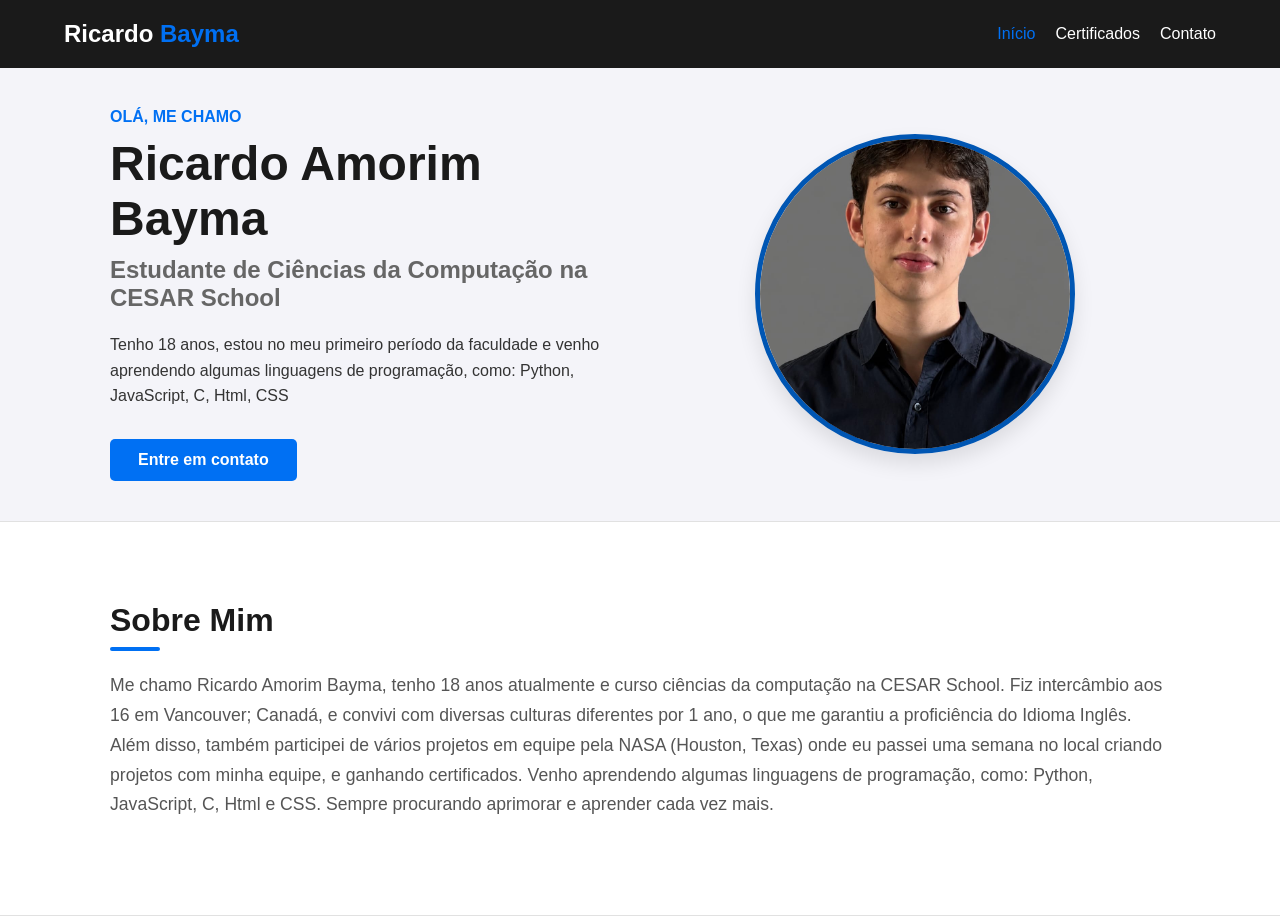
<file: index.html>
<!DOCTYPE html>
<html lang="pt-BR">
<head>
    <meta charset="UTF-8">
    <meta name="viewport" content="width=device-width, initial-scale=1.0">
    <title>Meu Portfólio | Home</title>
    <link rel="stylesheet" href="style.css">
</head>
<body>

    <header class="header">
        <a href="index.html" class="logo">Ricardo <span>Bayma</span></a>
        
        <button class="btn-menu" aria-label="Abrir Menu" aria-controls="menu" aria-expanded="false">
            <span class="hamburger"></span>
        </button>

        <nav class="nav" id="menu">
            <ul class="nav-list">
                <li><a href="index.html" class="active">Início</a></li>
                <li><a href="certificados.html">Certificados</a></li>
                <li><a href="contato.html">Contato</a></li>
            </ul>
        </nav>
    </header>

    <main class="container hero-section">
        <section class="hero-text">
            <p class="subtitle">Olá, me chamo</p>
            <h1>Ricardo Amorim Bayma</h1>
            <h2>Estudante de Ciências da Computação na CESAR School</h2>
            <p class="description">
               Tenho 18 anos, estou no meu primeiro período da faculdade e venho aprendendo algumas linguagens de programação, como: Python, JavaScript, C, Html, CSS
            </p>
            <a href="contato.html" class="btn-primary">Entre em contato</a>
        </section>
        
        <section class="hero-img">
            <img src="foto.jpeg" alt="Foto de Seu Nome" class="profile-pic">
        </section>
    </main>

    <section class="about-section">
        <div class="container">
            <h2>Sobre Mim</h2>
            <p>
                Me chamo Ricardo Amorim Bayma, tenho 18 anos atualmente e curso ciências da computação na CESAR School.
                Fiz intercâmbio aos 16 em Vancouver; Canadá, e convivi com diversas culturas diferentes por 1 ano, o que me garantiu a proficiência do Idioma Inglês. Além disso, também participei de vários projetos em equipe pela NASA (Houston, Texas) onde eu passei uma semana no local criando projetos com minha equipe, e ganhando certificados.
                Venho aprendendo algumas linguagens de programação, como: Python, JavaScript, C, Html e CSS. Sempre procurando aprimorar e aprender cada vez mais.
            </p>
        </div>
    </section>

    <script src="script.js"></script>
</body>
</html>
</file>
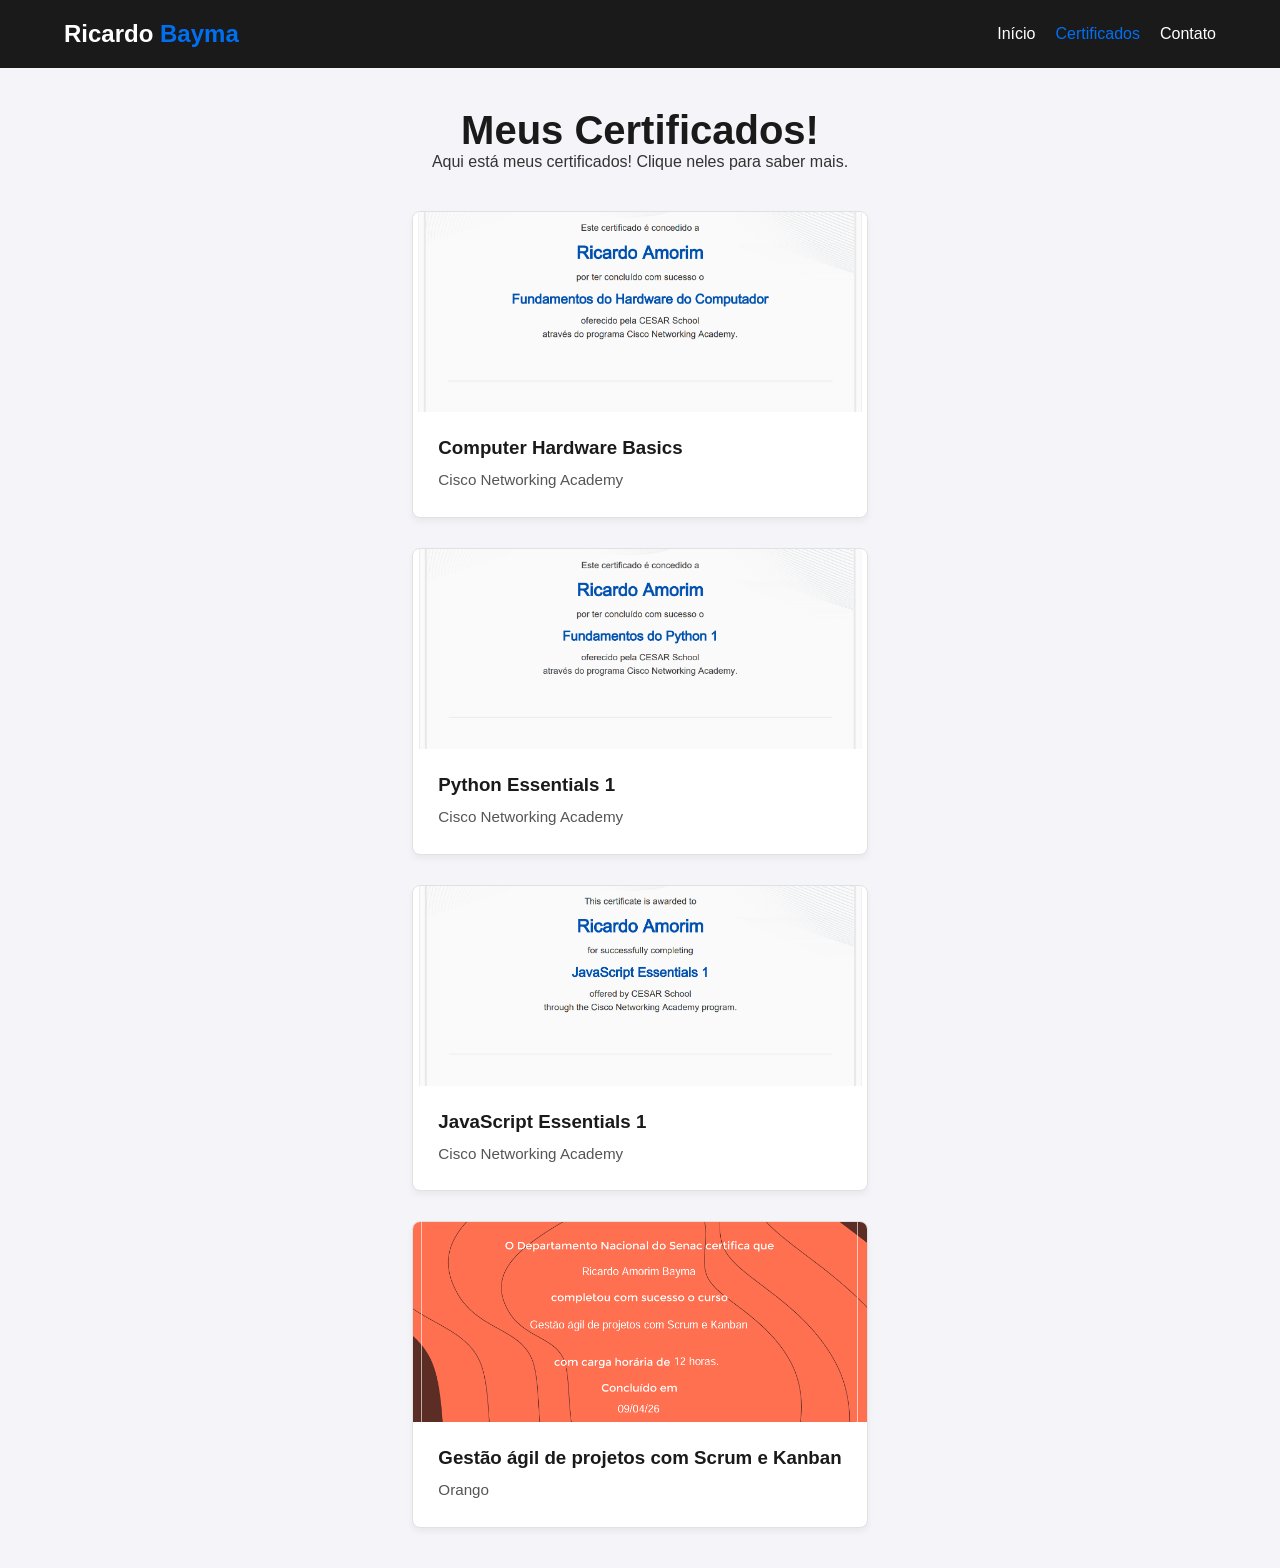
<file: certificados.html>
<!DOCTYPE html>
<html lang="pt-BR">
<head>
    <meta charset="UTF-8">
    <meta name="viewport" content="width=device-width, initial-scale=1.0">
    <title>Meu Portfólio | Certificados</title>
    <link rel="stylesheet" href="style.css">
</head>
<body>

    <header class="header">
        <a href="index.html" class="logo">Ricardo <span>Bayma</span></a>
        <button class="btn-menu" aria-label="Abrir Menu" aria-controls="menu" aria-expanded="false">
            <span class="hamburger"></span>
        </button>
        <nav class="nav" id="menu">
            <ul class="nav-list">
                <li><a href="index.html">Início</a></li>
                <li><a href="certificados.html" class="active">Certificados</a></li>
                <li><a href="contato.html">Contato</a></li>
            </ul>
        </nav>
    </header>

    <main class="container">
        <section class="section-title">
            <h1>Meus Certificados!</h1>
            <p>Aqui está meus certificados! Clique neles para saber mais.</p>
        </section>

        <section class="projects-grid">
            
            <article class="project-card">
                <a href="https://www.linkedin.com/in/ricardo-bayma-aa5a83411/details/certifications/" target="_blank" aria-label="Verificar Certificado 1">
                    <img src="Cisco Hardware Certificate.png" alt="Certificado de Nome do Curso 1" class="certificate-img">
                </a>
                <div class="project-content">
                    <h3>Computer Hardware Basics</h3>
                    <p>Cisco Networking Academy</p>
                </div>
            </article>

            <article class="project-card">
                <a href="https://www.linkedin.com/in/ricardo-bayma-aa5a83411/details/certifications/" target="_blank" aria-label="Verificar Certificado 2">
                    <img src="certificado python.png" alt="Certificado de Nome do Curso 2" class="certificate-img">
                </a>
                <div class="project-content">
                    <h3>Python Essentials 1</h3>
                    <p>Cisco Networking Academy</p>
                </div>
            </article>

            <article class="project-card">
                <a href="https://www.linkedin.com/in/ricardo-bayma-aa5a83411/details/certifications/" target="_blank" aria-label="Verificar Certificado 3">
                    <img src="Certificado JS.png" alt="Certificado de Nome do Curso 3" class="certificate-img">
                </a>
                <div class="project-content">
                    <h3>JavaScript Essentials 1</h3>
                    <p>Cisco Networking Academy</p>
                </div>
            </article>

            <article class="project-card">
                <a href="https://www.linkedin.com/in/ricardo-bayma-aa5a83411/details/certifications/" target="_blank" aria-label="Verificar Certificado 4">
                    <img src="Curso Orango.png" alt="Certificado de Nome do Curso 4" class="certificate-img">
                </a>
                <div class="project-content">
                    <h3>Gestão ágil de projetos com Scrum e Kanban</h3>
                    <p>Orango</p>
                </div>
            </article>

        </section>
    </main>

    <script src="script.js"></script>
</body>
</html>
</file>
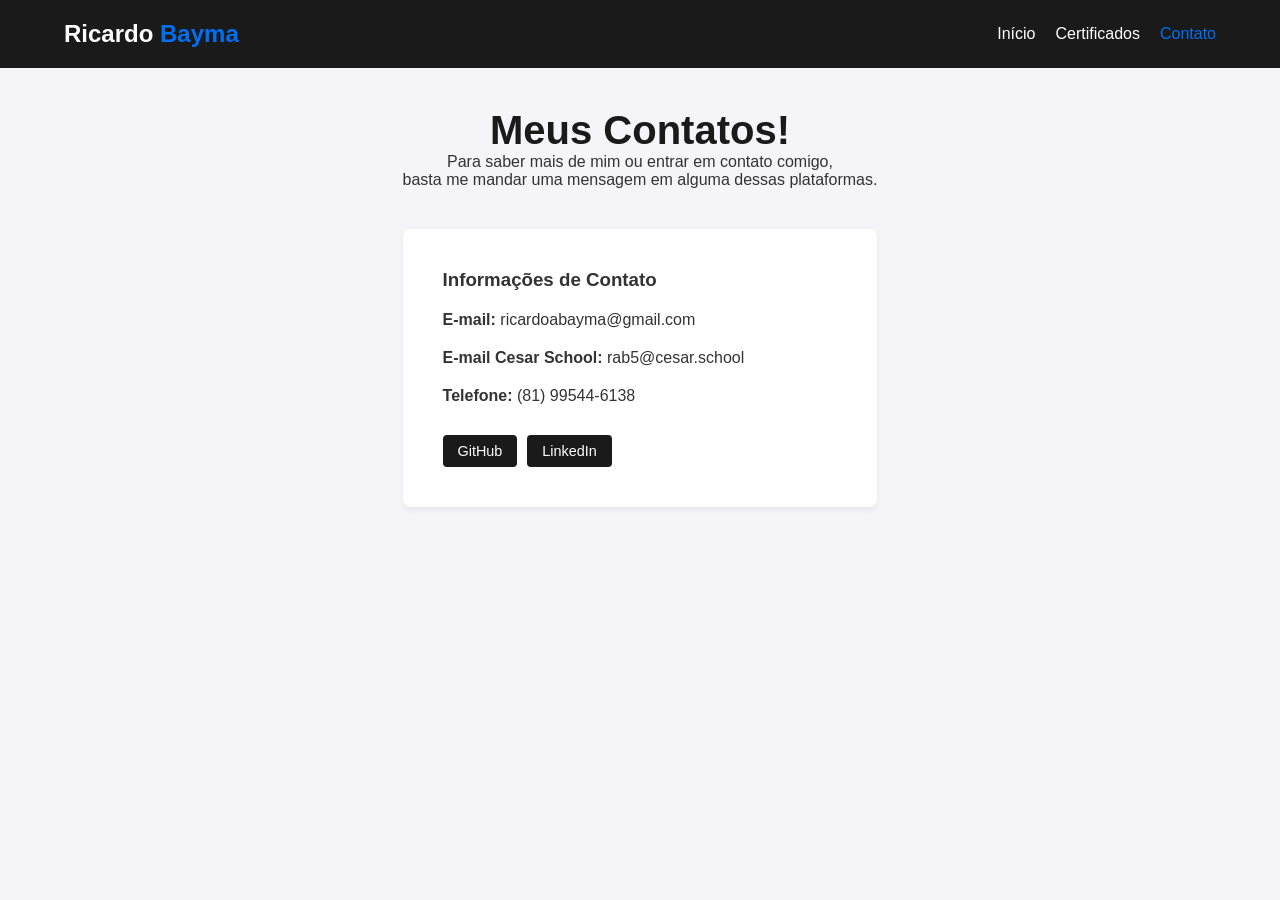
<file: contato.html>
<!DOCTYPE html>
<html lang="pt-BR">
<head>
    <meta charset="UTF-8">
    <meta name="viewport" content="width=device-width, initial-scale=1.0">
    <title>Meu Portfólio | Contato</title>
    <link rel="stylesheet" href="style.css">
</head>
<body>

    <header class="header">
        <a href="index.html" class="logo">Ricardo <span>Bayma</span></a>
        <button class="btn-menu" aria-label="Abrir Menu" aria-controls="menu" aria-expanded="false">
            <span class="hamburger"></span>
        </button>
        <nav class="nav" id="menu">
            <ul class="nav-list">
                <li><a href="index.html">Início</a></li>
                <li><a href="certificados.html">Certificados</a></li>
                <li><a href="contato.html" class="active">Contato</a></li>
            </ul>
        </nav>
    </header>

    <main class="container">
        <section class="section-title">
            <h1>Meus Contatos!</h1>
            <p>Para saber mais de mim ou entrar em contato comigo,</p>
            <p>basta me mandar uma mensagem em alguma dessas plataformas.</p>
        </section>

        <section class="contact-wrapper">

            <aside class="contact-info">
                <h3>Informações de Contato</h3>
                <p><strong>E-mail:</strong> ricardoabayma@gmail.com</p>
                <p><strong>E-mail Cesar School:</strong> rab5@cesar.school</p>
                <p><strong>Telefone:</strong> (81) 99544-6138</p>
                <div class="social-links">
                    <a href="https://github.com/RicardoBayma" target="_blank" class="social-btn">GitHub</a>
                    <a href="https://www.linkedin.com/in/ricardo-bayma-aa5a83411/?locale=en" target="_blank" class="social-btn">LinkedIn</a>
                </div>
            </aside>
        </section>
    </main>

    <script src="script.js"></script>
</body>
</html>
</file>
<file: style.css>
* {
    margin: 0;
    padding: 0;
    box-sizing: border-box;
    font-family: 'Segoe UI', Tahoma, Geneva, Verdana, sans-serif;
}
:root {
    --primary-color: #0070f3;
    --dark-color: #1a1a1a;
    --light-color: #f4f4f9;
    --text-color: #333;
    --card-bg: #ffffff;
}
body {
    background-color: var(--light-color);
    color: var(--text-color);
    display: flex;
    flex-direction: column;
    min-height: 100vh;
}
.container {
    max-width: 1100px;
    margin: 0 auto;
    padding: 40px 20px;
    flex: 1;
}
a {
    text-decoration: none;
    color: inherit;
}
.header {
    background-color: var(--dark-color);
    color: #fff;
    display: flex;
    justify-content: space-between;
    align-items: center;
    padding: 20px 5%;
    position: sticky;
    top: 0;
    z-index: 1000;
}
.logo {
    font-size: 1.5rem;
    font-weight: bold;
}
.logo span {
    color: var(--primary-color);
}
.nav-list {
    display: flex;
    list-style: none;
    gap: 20px;
}
.nav-list a {
    font-weight: 500;
    transition: color 0.3s;
}
.nav-list a:hover, .nav-list a.active {
    color: var(--primary-color);
}
.btn-menu {
    display: none;
    background: none;
    border: none;
    cursor: pointer;
    padding: 10px;
}
.hamburger {
    display: block;
    width: 25px;
    height: 3px;
    background: #fff;
    position: relative;
    transition: background 0.3s;
}
.hamburger::before, .hamburger::after {
    content: '';
    position: absolute;
    width: 25px;
    height: 3px;
    background: #fff;
    transition: transform 0.3s;
}
.hamburger::before { top: -8px; }
.hamburger::after { bottom: -8px; }
.hero-section {
    display: flex;
    align-items: center;
    justify-content: space-between;
    gap: 40px;
}
.hero-text {
    flex: 1;
}
.hero-text .subtitle {
    color: var(--primary-color);
    font-weight: 600;
    text-transform: uppercase;
}
.hero-text h1 {
    font-size: 3rem;
    margin: 10px 0;
    color: var(--dark-color);
}
.hero-text h2 {
    font-size: 1.5rem;
    color: #666;
    margin-bottom: 20px;
}
.hero-text .description {
    line-height: 1.6;
    margin-bottom: 30px;
}
.btn-primary {
    display: inline-block;
    background-color: var(--primary-color);
    color: #fff;
    padding: 12px 28px;
    border-radius: 5px;
    font-weight: 600;
    transition: background 0.3s;
    border: none;
    cursor: pointer;
}
.btn-primary:hover {
    background-color: #0056b3;
}

.hero-img {
    flex: 1;
    display: flex;
    justify-content: center;
}
.profile-pic {
    width: 320px;
    height: 320px;
    border-radius: 50%;
    object-fit: cover;
    border: 5px solid #0056b3;
    box-shadow: 0 10px 20px rgba(0,0,0,0.1);
}
.about-section {
    background-color: #ffffff;
    border-top: 1px solid #e1e1e1;
    border-bottom: 1px solid #e1e1e1;
    padding: 40px 0;
}
.about-section h2 {
    font-size: 2rem;
    color: var(--dark-color);
    margin-bottom: 20px;
    position: relative;
}
.about-section h2::after {
    content: '';
    display: block;
    width: 50px;
    height: 4px;
    background-color: var(--primary-color);
    margin-top: 8px;
    border-radius: 2px;
}
.about-section p {
    font-size: 1.1rem;
    line-height: 1.7;
    color: #555;
    margin-bottom: 15px;
}
.section-title {
    text-align: center;
    margin-bottom: 40px;
}
.section-title h1 {
    font-size: 2.5rem;
    color: var(--dark-color);
}
.projects-grid {
    display: grid;
    grid-template-columns: repeat(auto-fit, minmax(300px, 1fr));
    gap: 30px;
}
.project-card {
    background: var(--card-bg);
    border-radius: 8px;
    overflow: hidden;
    box-shadow: 0 4px 6px rgba(0,0,0,0.05);
    transition: transform 0.3s;
    border: 1px solid #e1e1e1;
}
.project-card:hover {
    transform: translateY(-5px);
}
.certificate-img {
    width: 100%;
    height: 200px;
    object-fit: cover;
    display: block;
    transition: opacity 0.3s;
}
.certificate-img:hover {
    opacity: 0.9;
}
.project-content {
    padding: 25px;
}
.project-content h3 {
    margin-bottom: 10px;
    color: var(--dark-color);
}
.project-content p {
    font-size: 0.95rem;
    line-height: 1.5;
    color: #555;
}
.contact-wrapper {
    display: flex;
    gap: 50px;
    background: var(--card-bg);
    padding: 40px;
    border-radius: 8px;
    box-shadow: 0 4px 6px rgba(0,0,0,0.05);
}
.contact-form {
    flex: 2;
}
.form-group {
    margin-bottom: 20px;
}
.form-group label {
    display: block;
    margin-bottom: 8px;
    font-weight: 500;
}
.form-group input, .form-group textarea {
    width: 100%;
    padding: 12px;
    border: 1px solid #ccc;
    border-radius: 4px;
    font-size: 1rem;
}
.contact-info {
    flex: 1;
    display: flex;
    flex-direction: column;
    gap: 20px;
}
.social-links {
    display: flex;
    gap: 10px;
    margin-top: 10px;
}
.social-btn {
    background: var(--dark-color);
    color: #fff;
    padding: 8px 15px;
    border-radius: 4px;
    font-size: 0.9rem;
}
.social-btn:hover {
    background: var(--primary-color);
}
@media (max-width: 768px) {
    .btn-menu {
        display: block;
    }

    .nav {
        display: none;
        position: absolute;
        top: 70px;
        left: 0;
        width: 100%;
        background-color: var(--dark-color);
        padding: 20px;
    }

    .nav.active {
        display: block;
    }

    .nav-list {
        flex-direction: column;
        align-items: center;
        gap: 15px;
    }

    .hero-section, .contact-wrapper {
        flex-direction: column;
        text-align: center;
    }

    .hero-img {
        order: -1;
    }

    .profile-pic {
        width: 240px;
        height: 240px;
    }
}
</file>
